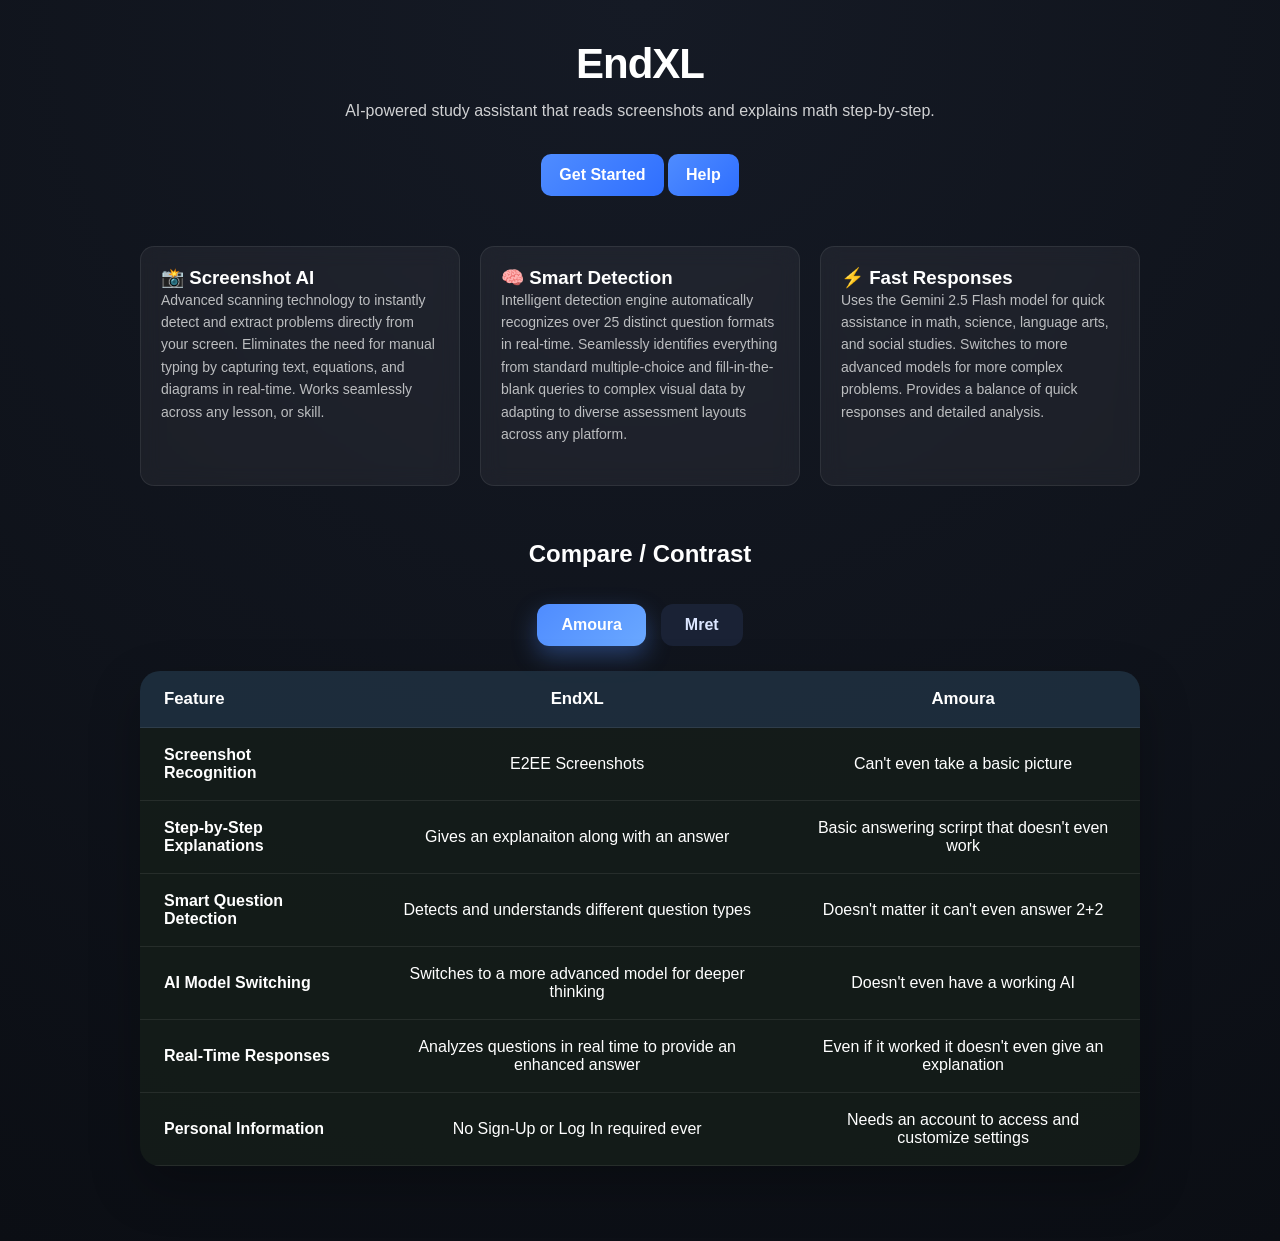
<file: index.html>
<!DOCTYPE html>
<html>
<head>
  <title>EndXL</title>
  <link rel="stylesheet" href="style.css">
</head>

<body>
<div class="container">

  <div class="hero">
    <h1>EndXL</h1>
    <p>AI-powered study assistant that reads screenshots and explains math step-by-step.</p>

    <a class="btn" href="install">Get Started</a>
    <a class="btn" href="help">Help</a>
  </div>

  <div class="grid">

    <div class="card">
      <h3>📸 Screenshot AI</h3>
      <p class="small">Advanced scanning technology to instantly detect and extract problems directly from your screen. Eliminates the need for manual typing by capturing text, equations, and diagrams in real-time. Works seamlessly across any lesson, or skill.</p>
    </div>

    <div class="card">
      <h3>🧠 Smart Detection</h3>
      <p class="small">Intelligent detection engine automatically recognizes over 25 distinct question formats in real-time. Seamlessly identifies everything from standard multiple-choice and fill-in-the-blank queries to complex visual data by adapting to diverse assessment layouts across any platform.</p>
    </div>

    <div class="card">
      <h3>⚡ Fast Responses</h3>
      <p class="small">Uses the Gemini 2.5 Flash model for quick assistance in math, science, language arts, and social studies. Switches to more advanced models for more complex problems. Provides a balance of quick responses and detailed analysis.</p>
    </div>

  </div>

  <br>
  <br>
  <br>

  <section class="comparison-section">
    <div class="section-header">
      <h2>Compare / Contrast</h2>
    </div>

      <br>
      <br>
    
    <div class="comparison-tabs">
      <button class="tab-button active" data-tab="amoura">Amoura</button>
      <button class="tab-button" data-tab="mret">Mret</button>
    </div>

    <div class="comparison-panel active" id="amoura">
      <table class="comparison-table">
        <thead>
          <tr>
            <th>Feature</th>
            <th>EndXL</th>
            <th>Amoura</th>
          </tr>
        </thead>
        <tbody>
          <tr><td>Screenshot Recognition</td><td>E2EE Screenshots</td><td>Can't even take a basic picture</td></tr>
          <tr><td>Step-by-Step Explanations</td><td>Gives an explanaiton along with an answer</td></td><td>Basic answering scrirpt that doesn't even work</td></tr>
          <tr><td>Smart Question Detection</td><td>Detects and understands different question types</td><td>Doesn't matter it can't even answer 2+2</td></tr>
          <tr><td>AI Model Switching</td><td>Switches to a more advanced model for deeper thinking</td><td>Doesn't even have a working AI</td></tr>
          <tr><td>Real-Time Responses</td><td>Analyzes questions in real time to provide an enhanced answer</td><td>Even if it worked it doesn't even give an explanation</td></tr>
          <tr><td>Personal Information</td><td>No Sign-Up or Log In required ever</td><td>Needs an account to access and customize settings</td></tr>
        </tbody>
      </table>
    </div>

    <div class="comparison-panel" id="mret">
      <table class="comparison-table">
        <thead>
          <tr>
            <th>Feature</th>
            <th>EndXL</th>
            <th>Mret</th>
          </tr>
        </thead>
        <tbody>
          <tr><td>Screenshot Recognition</td><td>E2EE Screenshots</td><td>Barely any encryption</td></tr>
          <tr><td>Step-by-Step Explanations</td><td>Gives an explanaiton along with an answer</td><td>Only a 30% success rate</td></tr>
          <tr><td>Smart Question Detection</td><td>Detects and understands different question types</td><td>Only able to do math and enlgish</td></tr>
          <tr><td>AI Model Switching</td><td>Switches to a more advanced model for deeper thinking</td><td>Does it even qualify as AI with a 30% success rate?</td></tr>
          <tr><td>Real-Time Responses</td><td>Analyzes questions in real time to provide an enhanced answer</td><td>Might as well not even answer</td></tr>
          <tr><td>Personal Information</td><td>No Sign-Up or Log In required ever</td><td>Requires you to not only Sign-Up with your email, but also link your IXL account</td></tr>
        </tbody>
      </table>
    </div>
  </section>

</div>

<script>
  const tabButtons = document.querySelectorAll('.tab-button');
  const tabPanels = document.querySelectorAll('.comparison-panel');

  tabButtons.forEach(button => {
    button.addEventListener('click', () => {
      tabButtons.forEach(btn => btn.classList.remove('active'));
      tabPanels.forEach(panel => panel.classList.remove('active'));

      button.classList.add('active');
      document.getElementById(button.dataset.tab).classList.add('active');
    });
  });
</script>
</body>
</html>
</file>
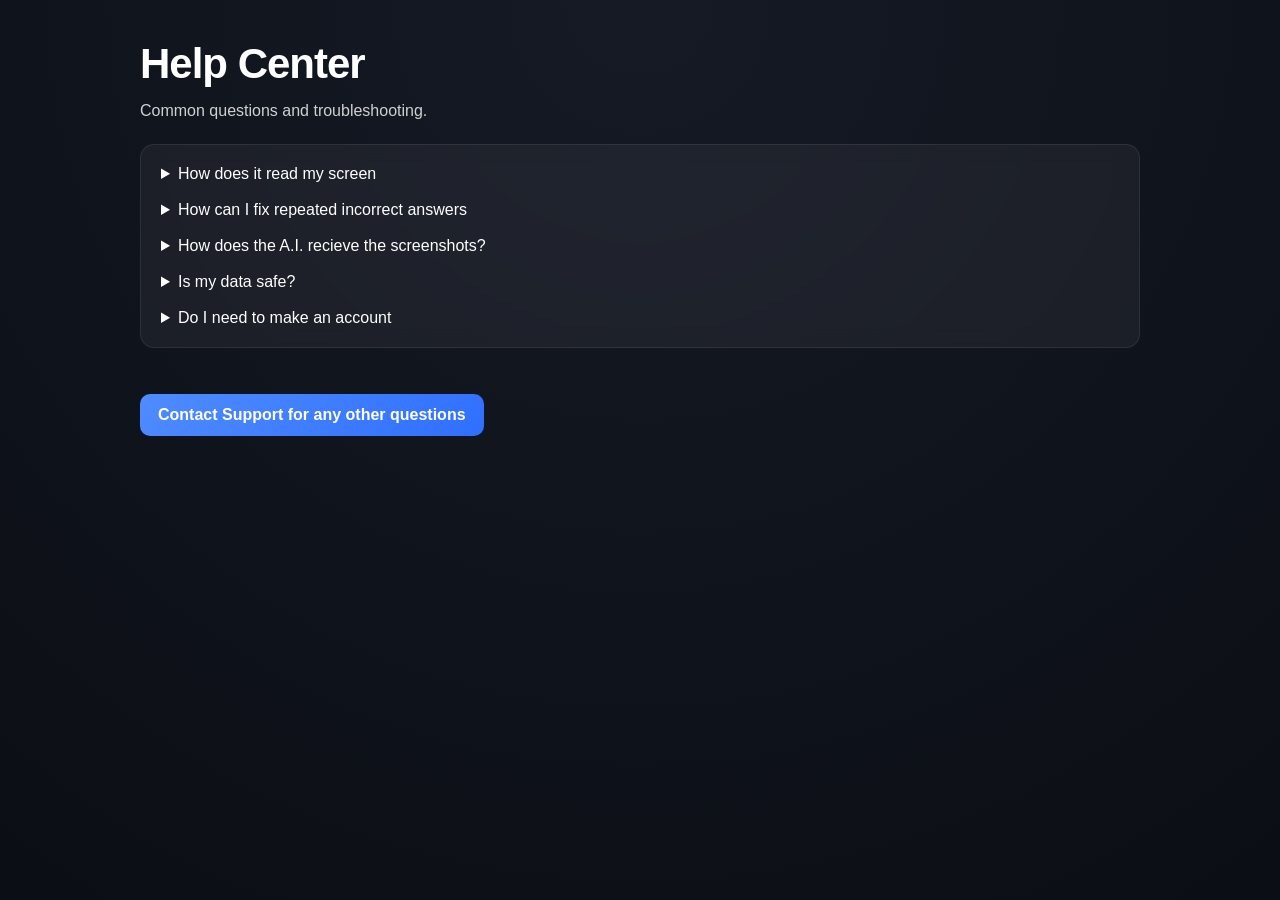
<file: help.html>
<!DOCTYPE html>
<html>
<head>
  <title>Help</title>
  <link rel="stylesheet" href="style.css">
</head>

<body>
<div class="container">

  <h1>Help Center</h1>
  <p>Common questions and troubleshooting.</p>

  <div class="card">

    <details>
      <summary>How does it read my screen</summary>
      <br>
      EndXL  reads your screen by capturing end to end encrypted screenshots sent to an A.I. using your provided API Key
    </details>

<br>
    
    <details>
      <summary>How can I fix repeated incorrect answers</summary>
      <br>
      If you recieve an incorrect answer more than 3 times in a row, hold CTRL + SHFT + R for 3 seconds and then release. If this doesn't work create a support ticket
    </details>

<br>
    
    <details>
      <summary>How does the A.I. recieve the screenshots?</summary>
      <br>
      Your screenshots are sent to the A.I. through your custom API Key which is attached to your Google Account. We never see any of your personal information
    </details>

<br>
    
    <details>
      <summary>Is my data safe?</summary>
      <br>
      Yes. All personal information is encrypted before being sent to the A.I. ensuring anything on the webpage is kept safe and secure
    </details>

<br>
    
    <details>
      <summary>Do I need to make an account</summary>
      <br>
      No accounts are needed to use EndXL to its maximum capacity. EndXL will remain free for all users forever
    </details>

  </div>

  <br>
  <br>
  
  <a class="btn" href="https://discord.gg/4ZmsmMd5VS" target="_blank">
    Contact Support for any other questions
  </a>

</div>
</body>
</html>
</file>
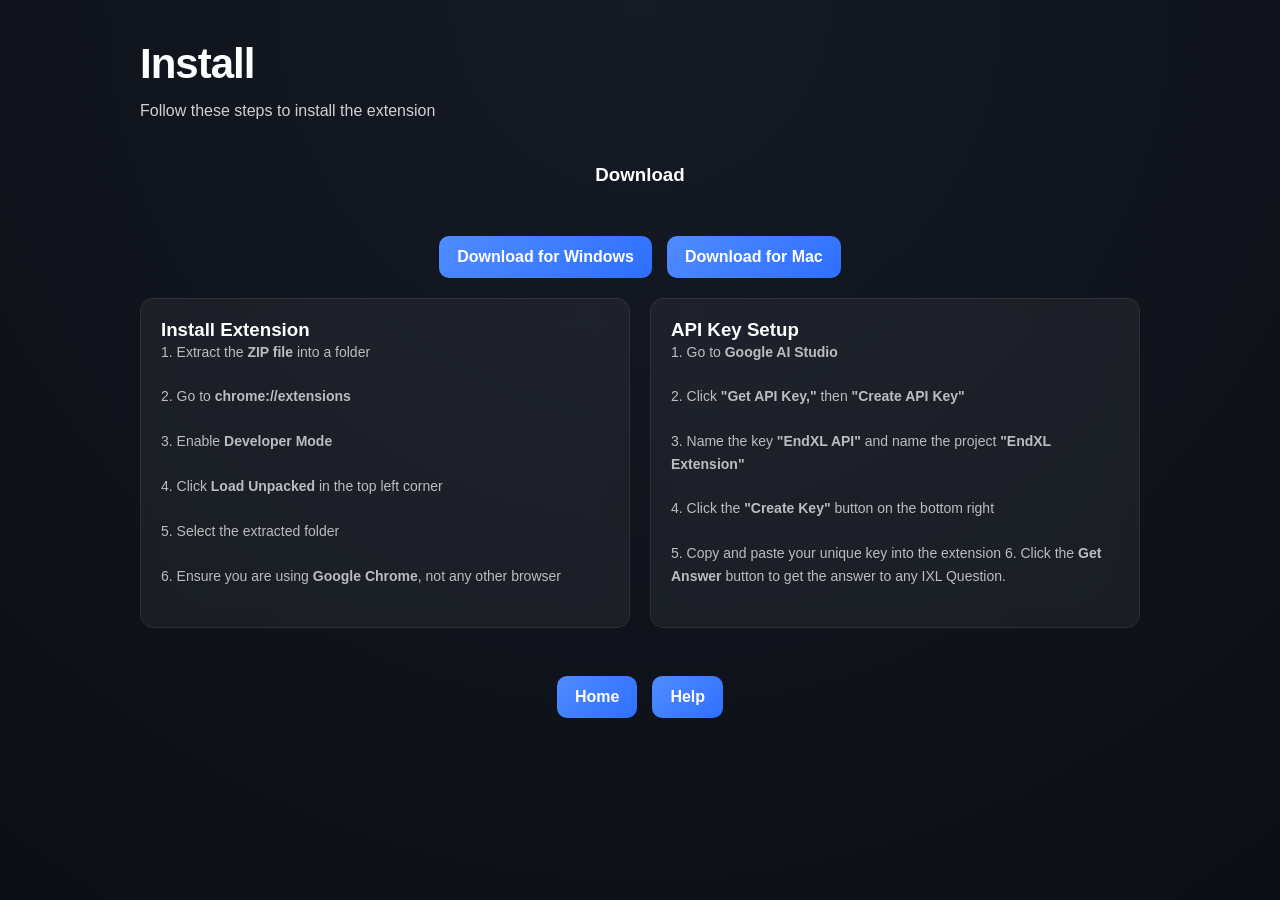
<file: install.html>
<!DOCTYPE html>
<html>
<head>
  <title>Install EndXL</title>
  <link rel="stylesheet" href="style.css">
</head>

<body>
<div class="container">

  <h1>Install</h1>
  <p>Follow these steps to install the extension</p>

  <div class="button-container">
        <h3>Download</h3>
  </div>

  <div class="button-container">
    <a class="btn" href="EndXL.zip" download>Download for Windows</a>
    <a class="btn" href="EndXL.zip" download>Download for Mac</a>
  </div>


  <div class="grid">
    
    <div class="card">
      <h3>Install Extension</h3>
      <p class="small">
        1. Extract the <b>ZIP file</b> into a folder<br><br>
        2. Go to <b>chrome://extensions</b><br><br>
        3. Enable <b>Developer Mode</b><br><br>
        4. Click <b>Load Unpacked</b> in the top left corner<br><br>
        5. Select the extracted folder<br><br>
        6. Ensure you are using <b>Google Chrome</b>, not any other browser
      </p>
    </div>

    <div class="card">
      <h3>API Key Setup</h3>
      <p class="small">
        1. Go to <b>Google AI Studio</b><br><br>
        2. Click <b>"Get API Key,"</b> then <b>"Create API Key"</b><br><br>
        3. Name the key <b>"EndXL API"</b> and name the project <b>"EndXL Extension"</b><br><br>
        4. Click the <b>"Create Key"</b> button on the bottom right<br><br>
        5. Copy and paste your unique key into the extension
        6. Click the <b>Get Answer</b> button to get the answer to any IXL Question.
      </p>
    </div>

  </div>

  <br>

  <div class="button-container">
    
    <a class="btn" href="https://andr3wsw.github.io/EndXL">Home</a>
    <a class="btn" href="help">Help</a>

  </div>

</div>
</body>
</html>
</file>
<file: style.css>
* {
  margin: 0;
  padding: 0;
  box-sizing: border-box;
  font-family: Inter, Arial, sans-serif;
}

body {
  background: radial-gradient(circle at top, #151a25, #0b0e14);
  color: white;
  min-height: 100vh;
  padding: 40px 20px;
}

.container {
  max-width: 1000px;
  margin: auto;
}

.button-container {
  display: flex;
  justify-content: center; 
  gap: 15px;              
  padding: 20px;
}


h1 {
  font-size: 42px;
  margin-bottom: 10px;
  letter-spacing: -1px;
}

p {
  opacity: 0.8;
  line-height: 1.6;
  margin-bottom: 20px;
}

.hero {
  text-align: center;
  margin-bottom: 50px;
}

.grid {
  display: grid;
  grid-template-columns: repeat(auto-fit, minmax(240px, 1fr));
  gap: 20px;
}

.card {
  background: rgba(255,255,255,0.05);
  border: 1px solid rgba(255,255,255,0.08);
  padding: 20px;
  border-radius: 14px;
  backdrop-filter: blur(10px);
}

.btn {
  display: inline-block;
  padding: 12px 18px;
  background: linear-gradient(135deg, #4f8cff, #2f6fff);
  color: white;
  border-radius: 10px;
  text-decoration: none;
  margin-top: 10px;
  transition: 0.2s;
  font-weight: 600;
}

.btn:hover {
  transform: translateY(-2px);
}

.small {
  opacity: 0.7;
  font-size: 14px;
}

.details {
  background: rgba(255,255,255,0.05);
  padding: 14px;
  border-radius: 10px;
  margin-bottom: 10px;
  border: 1px solid rgba(255,255,255,0.08);
}

.summary {
  cursor: pointer;
  font-weight: 600;
}

.comparison-section {
  margin-bottom: 35px;
  display: flex;
  flex-direction: column;
  align-items: center; 
  justify-content: center;
  width: 100%;
}

.comparison-tabs {
  display: flex;
  justify-content: center; 
  gap: 15px; 
  margin-bottom: 25px;
  width: 100%;
}

.tab-button {
  padding: 12px 24px;
  border: none;
  border-radius: 12px;
  background: #1a2235;
  color: #dce6ff;
  cursor: pointer;
  font-size: 1rem;
  font-weight: 600;
  transition: all 0.3s ease;
}

.tab-button:hover {
  transform: translateY(-2px);
  background: #24304a;
}

.tab-button.active {
  background: linear-gradient(135deg, #4f8cff, #6aa8ff);
  color: white;
  box-shadow: 0 10px 25px rgba(79, 140, 255, 0.35);
}

.comparison-panel {
  display: none;
  width: 100%;
  max-width: 1000px; 
  margin: 0 auto;    /* Centers the panel */
}

.comparison-panel.active {
  display: block;
}

.comparison-table {
  width: 100%;
  border-collapse: collapse;
  background: rgba(20, 28, 25, 0.9);
  border-radius: 20px;
  overflow: hidden;
  box-shadow: 0 20px 50px rgba(0, 0, 0, 0.25);
  margin: 0 auto; 
}

.comparison-table th,
.comparison-table td {
  padding: 18px 24px;
  text-align: center;
  border-bottom: 1px solid rgba(255, 255, 255, 0.08);
}

.comparison-table th:first-child,
.comparison-table td:first-child {
  text-align: left; 
  
  font-weight: 600;
}

.comparison-table th {
  background: rgba(79, 140, 255, 0.15);
  font-size: 1.05rem;
}

.comparison-table tr:hover {
  background: rgba(255, 255, 255, 0.03);
}

.check {
  color: #22c55e;
  font-size: 1.4rem;
  font-weight: bold;
}

.cross {
  color: #ef4444;
  font-size: 1.4rem;
  font-weight: bold;
}

@media (max-width: 768px) {
  .comparison-tabs {
    flex-direction: column;
    align-items: center;
  }
  .comparison-table {
    font-size: 0.9rem;
  }
  .comparison-table th,
  .comparison-table td {
    padding: 12px 10px;
  }
}
</file>
